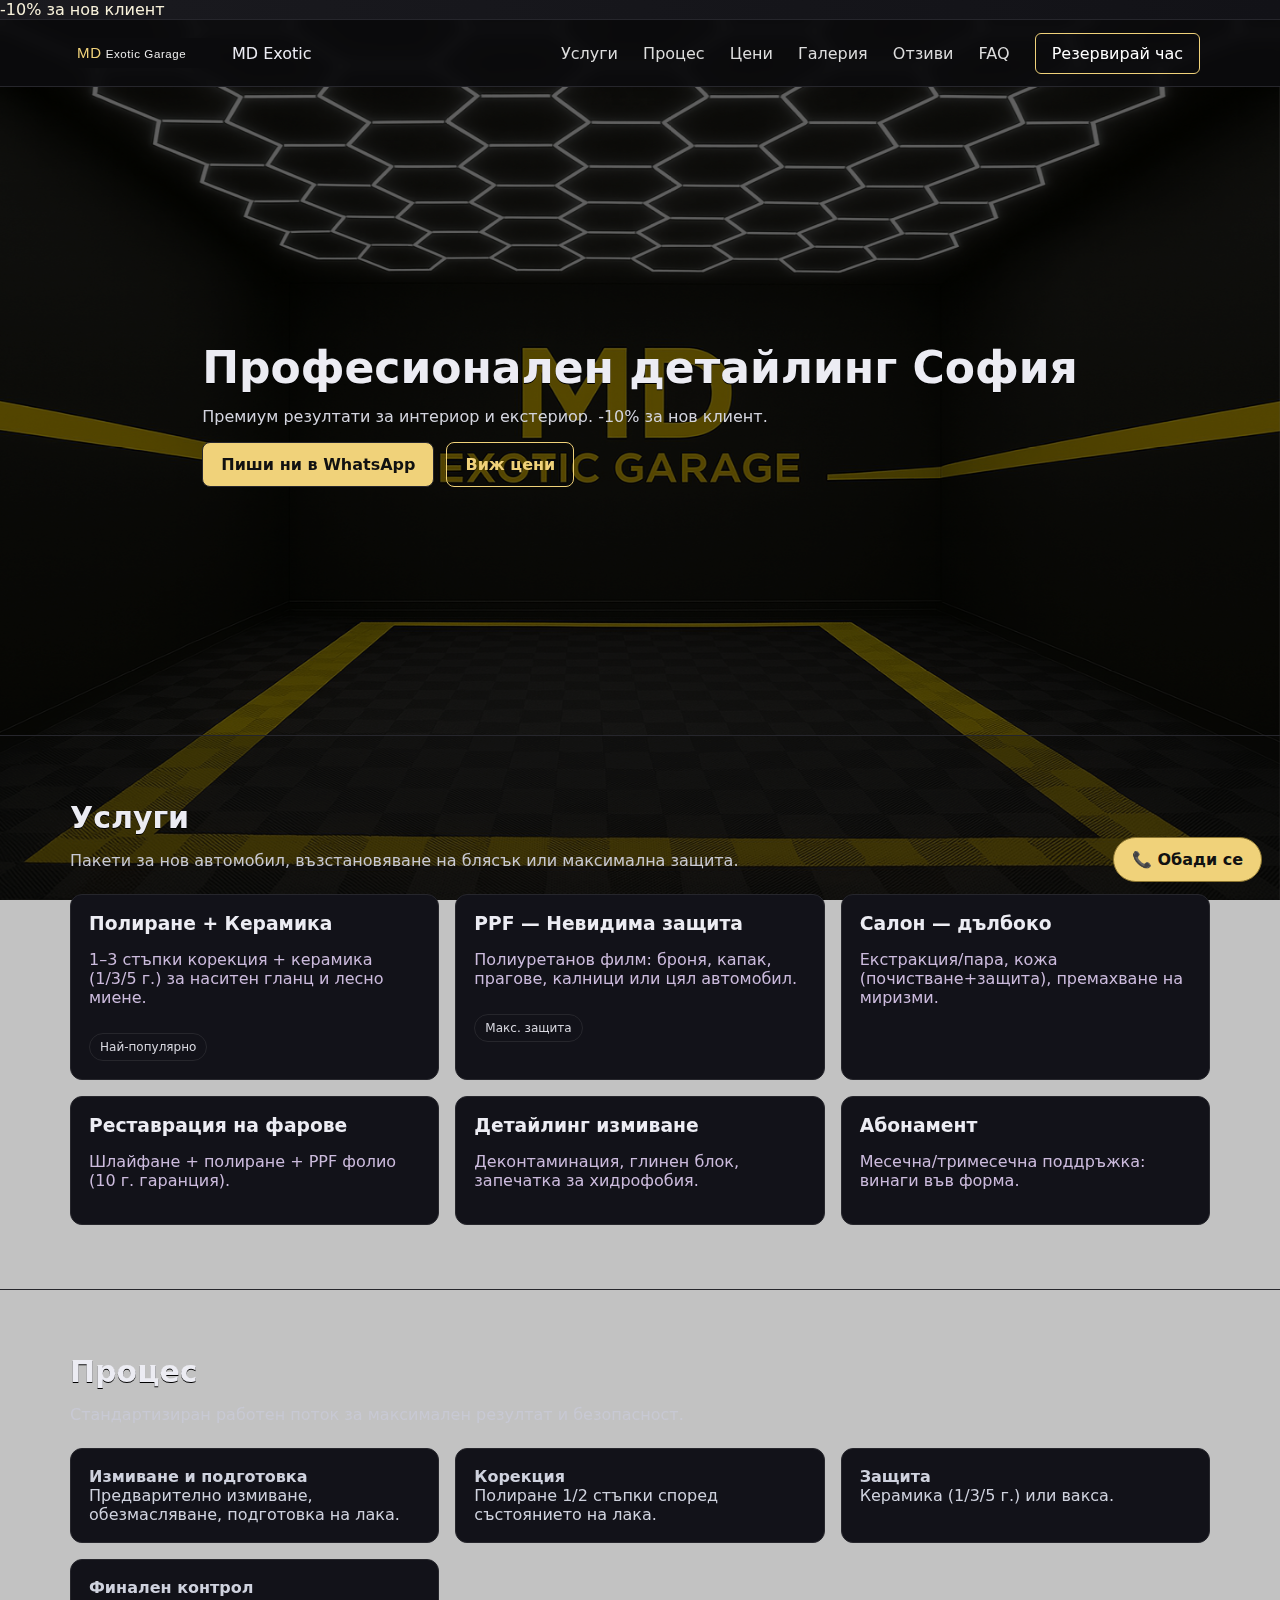
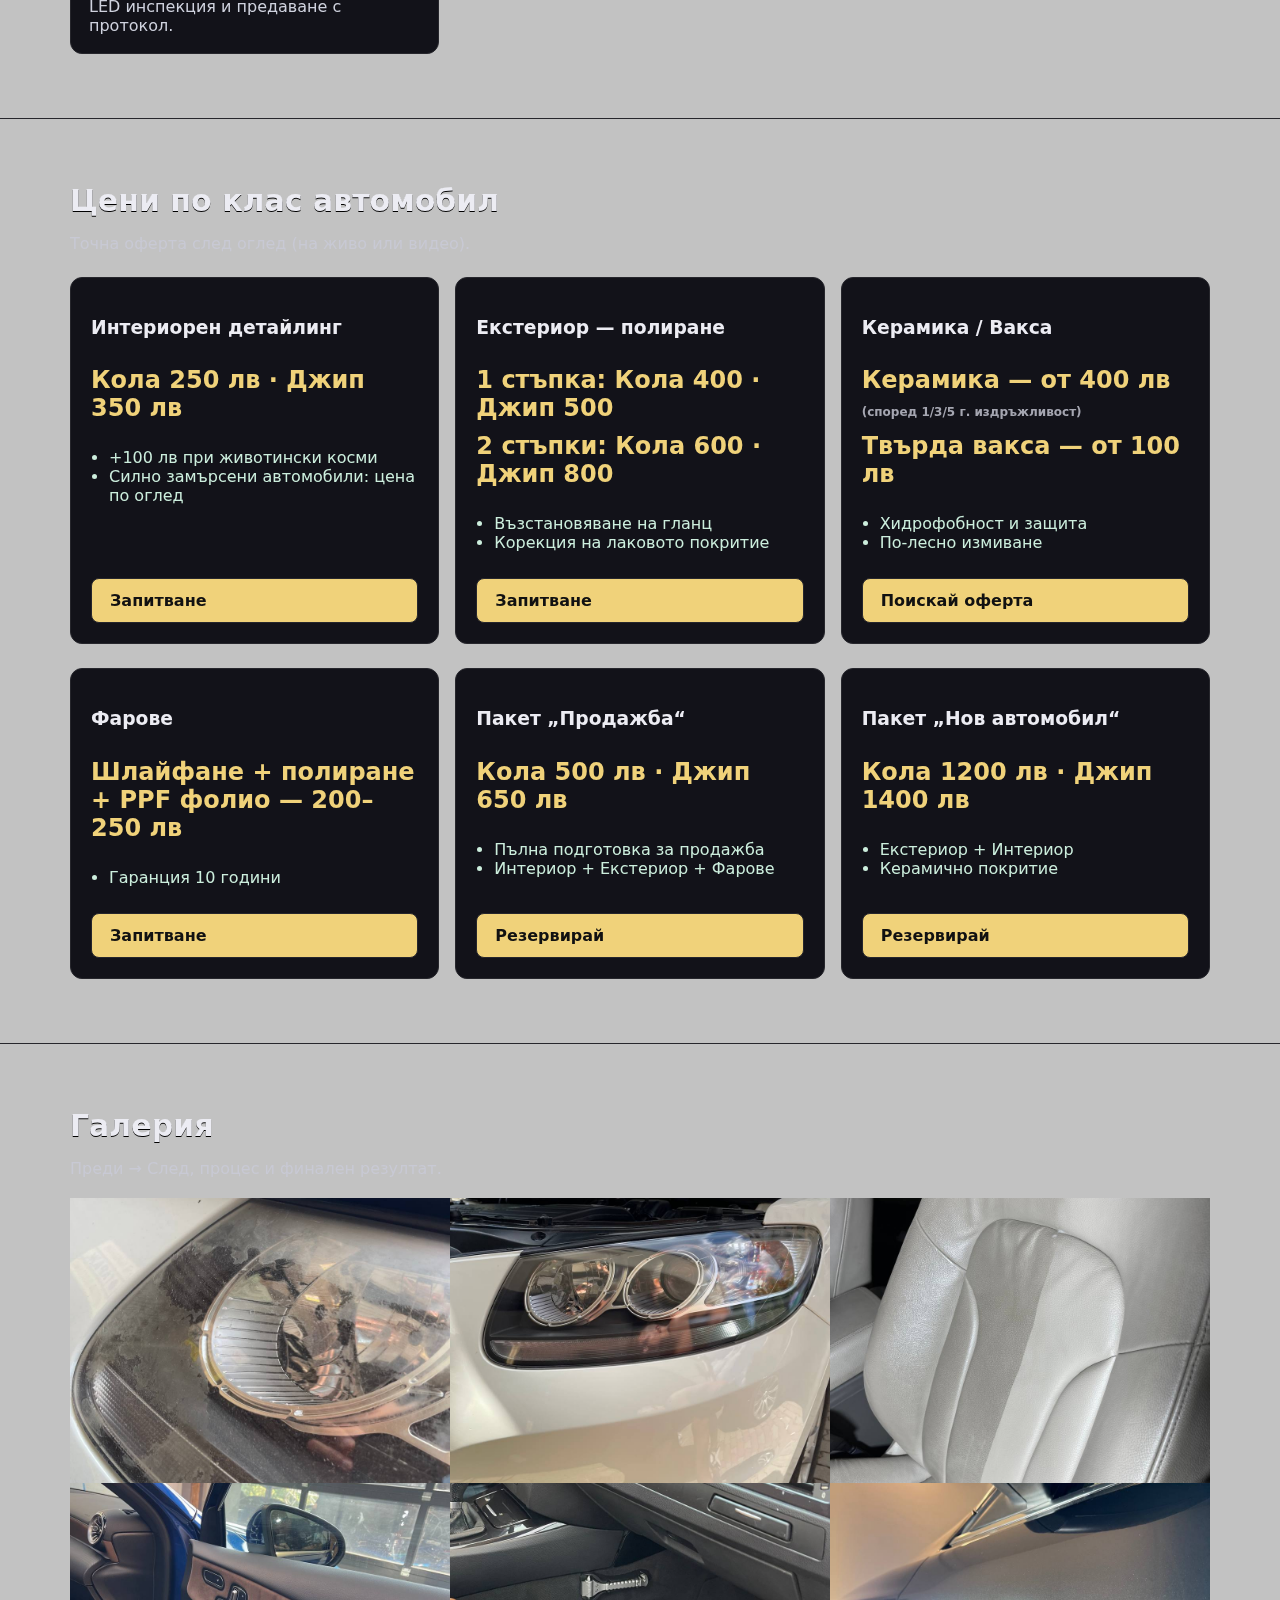
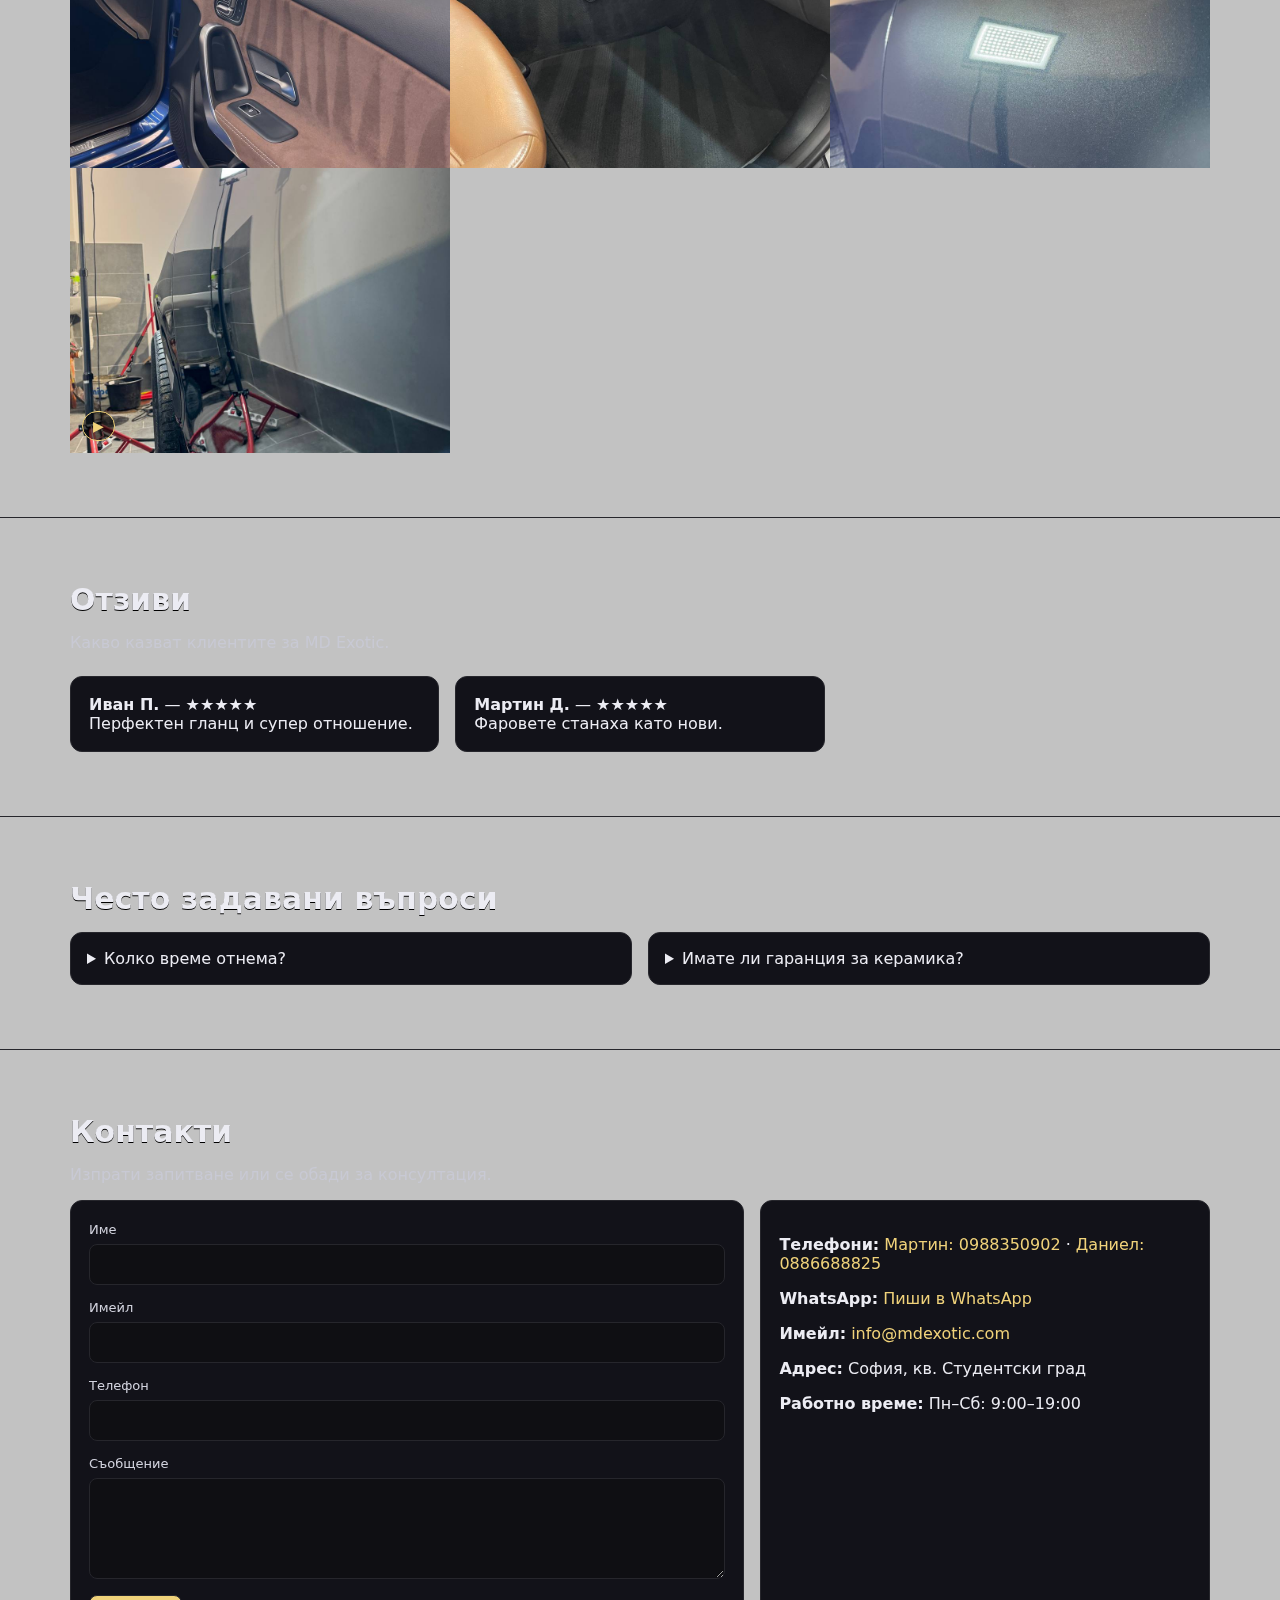
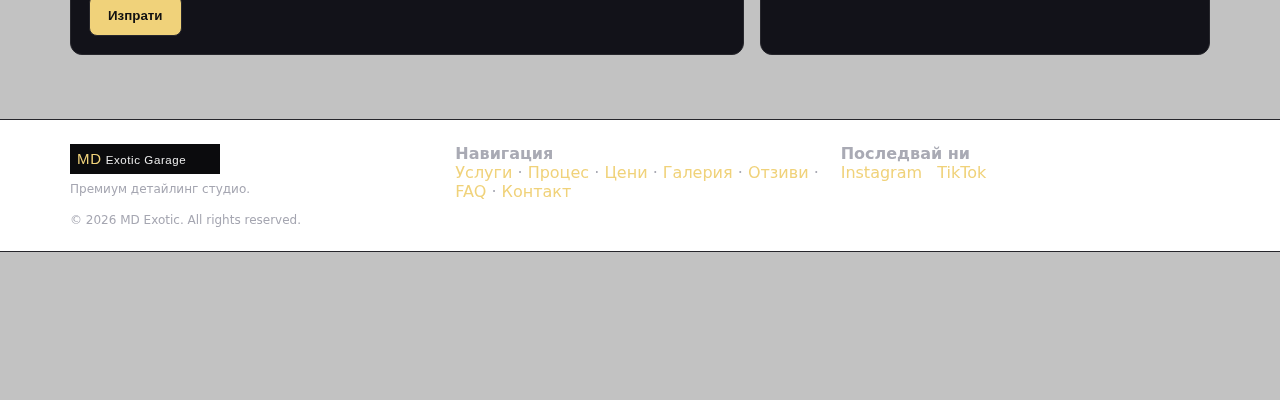
<file: index.html>
<!doctype html>
<html lang="bg">
<head>
  <meta charset="utf-8">
  <meta name="viewport" content="width=device-width, initial-scale=1">
  <title>MD Exotic — Детайлинг студио София | PPF, Керамика, Полиране</title>
  <meta name="description" content="Премиум авто детайлинг в София: полиране, корекция на лак, керамични покрития, PPF защита, салон, фарове. -10% за нов клиент.">
  <meta property="og:title" content="MD Exotic — Детайлинг студио София">
  <meta property="og:description" content="PPF, керамика, полиране, салон. -10% за нов клиент.">
  <meta property="og:type" content="website">
  <meta property="og:image" content="assets/photos/user1.jpg">
  <link rel="icon" href="assets/logo.svg">
  <link rel="stylesheet" href="styles.css">
<link rel="stylesheet" href="/styles-mobile-new.css?v=1">
</head>
<body>
  <div class="top-promo" id="promo-discount">
    <div class="inner">
      <div><span class="badge">-10% за нов клиент</span> • PPF, керамика, полиране</div>
      <a class="cta" id="top-call" href="#">📞 Обади се</a>
    </div>
  </div>

  <header>
    <div class="container nav">
      <div class="brand">
        <img src="assets/logo.svg" alt="MD Exotic лого">
        <div class="name">MD Exotic</div>
      </div>
      <nav>
        <a href="#services">Услуги</a>
        <a href="#process">Процес</a>
        <a href="#pricing">Цени</a>
        <a href="#gallery">Галерия</a>
        <a href="#reviews">Отзиви</a>
        <a href="#faq">FAQ</a>
        <a href="#contact" class="cta">Резервирай час</a>
      </nav>
    </div>
  </header>

  <section class="hero">
    <div class="container inner">
      <h1 id="hero-title">Експертен детайлинг в София — <br>блясък, защита и стойност</h1>
      <p id="hero-subtitle" id="hero-subtitle">Полиране с корекция на лак, керамични покрития (1/3/5 г.), PPF полиуретанова защита, дълбоко почистване на салон и реставрация на фарове.</p>
      <div class="cta-row">
        <a class="btn" href="https://wa.me/359988350902" target="_blank" rel="noopener">Пиши ни в WhatsApp</a>
        <a class="btn secondary" href="#pricing">Виж цени</a>
      </div>
    </div>
  </section>

  <section id="services" class="section">
    <div class="container">
      <h2>Услуги</h2>
      <p class="lead">Пакети за нов автомобил, възстановяване на блясък или максимална защита.</p>
      <div class="cards">
        <div class="card"><h3>Полиране + Керамика</h3><p>1–3 стъпки корекция + керамика (1/3/5 г.) за наситен гланц и лесно миене.</p><span class="pill">Най-популярно</span></div>
        <div class="card"><h3>PPF — Невидима защита</h3><p>Полиуретанов филм: броня, капак, прагове, калници или цял автомобил.</p><span class="pill">Макс. защита</span></div>
        <div class="card"><h3>Салон — дълбоко</h3><p>Екстракция/пара, кожа (почистване+защита), премахване на миризми.</p></div>
        <div class="card"><h3>Реставрация на фарове</h3><p>Шлайфане + полиране + PPF фолио (10 г. гаранция).</p></div>
        <div class="card"><h3>Детайлинг измиване</h3><p>Деконтаминация, глинен блок, запечатка за хидрофобия.</p></div>
        <div class="card"><h3>Абонамент</h3><p>Месечна/тримесечна поддръжка: винаги във форма.</p></div>
      </div>
    </div>
  </section>

  <section id="process" class="section">
    <div class="container">
      <h2>Процес</h2>
      <p class="lead">Стандартизиран работен поток за максимален резултат и безопасност.</p>
      <div class="steps" id="process-steps">
        <div class="step"><div class="num">01</div>Оглед, измерване на лак и план</div>
        <div class="step"><div class="num">02</div>Двустепенно измиване + деконтаминация</div>
        <div class="step"><div class="num">03</div>Маскиране на чувствителни зони</div>
        <div class="step"><div class="num">04</div>Полиране/корекция по етапи (1–3 стъпки)</div>
        <div class="step"><div class="num">05</div>Обезмасляване и нанасяне на защита (керамика/вакса/PPF)</div>
        <div class="step"><div class="num">06</div>Финален контрол, инструкции за поддръжка</div>
      </div>
    </div>
  </section>

  <section id="pricing" class="section">
    <div class="container">
      <h2>Цени по клас автомобил</h2>
      <p class="lead">Точна оферта след оглед (на живо или видео).</p>
      <div class="pricing">
        <div class="price"><h3>Интериорен детайлинг</h3><div class="num">Кола 250 лв · Джип 350 лв</div><ul><li>+100 лв при животински косми</li><li>Силно замърсени автомобили: цена по оглед</li></ul><a class="btn" href="#contact">Запитване</a></div>
        <div class="price"><h3>Екстериор — полиране</h3><div class="num">1 стъпка: Кола 400 · Джип 500</div><div class="num">2 стъпки: Кола 600 · Джип 800</div><ul><li>Възстановяване на гланц</li><li>Корекция на лаковото покритие</li></ul><a class="btn" href="#contact">Запитване</a></div>
        <div class="price"><h3>Керамика / Вакса</h3><div class="num">Керамика — от 400 лв <span class="small">(според 1/3/5 г. издръжливост)</span></div><div class="num">Твърда вакса — от 100 лв</div><ul><li>Хидрофобност и защита</li><li>По-лесно измиване</li></ul><a class="btn" href="#contact">Поискай оферта</a></div>
      </div>
      <div class="pricing">
        <div class="price"><h3>Фарове</h3><div class="num">Шлайфане + полиране + PPF фолио — 200–250 лв</div><ul><li>Гаранция 10 години</li></ul><a class="btn" href="#contact">Запитване</a></div>
        <div class="price"><h3>Пакет „Продажба“</h3><div class="num">Кола 500 лв · Джип 650 лв</div><ul><li>Пълна подготовка за продажба</li><li>Интериор + Екстериор + Фарове</li></ul><a class="btn" href="#contact">Резервирай</a></div>
        <div class="price"><h3>Пакет „Нов автомобил“</h3><div class="num">Кола 1200 лв · Джип 1400 лв</div><ul><li>Екстериор + Интериор</li><li>Керамично покритие</li></ul><a class="btn" href="#contact">Резервирай</a></div>
      </div>
    </div>
  </section>

  <section id="gallery" class="section">
    <div class="container">
      <h2>Галерия</h2>
      <p class="lead">Преди → След, процес и финален резултат.</p>
      <div class="gallery">

        <img src="assets/photos/user1.jpg" alt="Фар преди">
        <img src="assets/photos/user2.jpg" alt="Фар след">
        <img src="assets/photos/user3.jpg" alt="Седалка 50/50">
        <img src="assets/photos/user4.jpg" alt="Врата интериор">
        <img src="assets/photos/user5.jpg" alt="Мокет линии">
        <img src="assets/photos/user6.jpg" alt="Панел корекция">
        <div class="video-thumb" data-video="assets/videos/clip1.mov">
          <img src="assets/photos/user7.jpg" alt="Видео — процес">
          <div class="play-badge">▶</div>
        </div>

      </div>
    </div>
  </section>

  <section id="reviews" class="section">
    <div class="container">
      <h2>Отзиви</h2>
      <p class="lead">Какво казват клиентите за MD Exotic.</p>
      <div class="reviews" id="reviews-list">
        <div class="review"><div class="stars">★★★★★</div><p>Страхотен резултат! Черният лак стана огледало, а керамиката прави миенето лесно. Препоръчвам!</p><div class="small">— Георги П., Audi A6</div></div>
        <div class="review"><div class="stars">★★★★★</div><p>Интериорът е като нов. Седалките и мокетите бяха ужасни, сега колата ухае и изглежда перфектно.</p><div class="small">— Ивана М., BMW 3</div></div>
        <div class="review"><div class="stars">★★★★★</div><p>Шлайфане и PPF на фарове – разликата е ден и нощ. Видимостта е супер, а и с 10 г. гаранция.</p><div class="small">— Петър Д., Ford Kuga</div></div>
      </div>
    </div>
  </section>

  <section id="faq" class="section">
    <div class="container">
      <h2>Често задавани въпроси</h2>
      <div class="faq" id="faq-list">
        <div class="q"><h4>Колко издържа керамиката?</h4><p>Според избрания пакет — 1, 3 или 5 години. Консултираме спрямо начина на ползване.</p></div>
        <div class="q"><h4>PPF или керамика?</h4><p>PPF предпазва механично (удари/драскотини). Керамиката дава блясък и химическа защита. Често ги комбинираме.</p></div>
        <div class="q"><h4>Колко време отнема?</h4><p>Полиране+керамика: 1–2 дни. PPF: според обхвата. Салон: 4–8 часа.</p></div>
        <div class="q"><h4>Има ли гаранция?</h4><p>Да — гаранция за изпълнение и материали. Даваме инструкции за поддръжка.</p></div>
      </div>
    </div>
  </section>

  <section id="contact" class="section">
    <div class="container">
      <h2>Контакти</h2>
      <p class="lead">Изпрати запитване или се обади за консултация.</p>
      <div class="contact-grid">
        <div class="contact-card">
          
<form name="contact" method="POST" data-netlify="true" netlify-honeypot="bot-field" action="/thanks.html">
  <input type="hidden" name="form-name" value="contact" />
  <p style="display:none;"><label>Не попълвай:<input name="bot-field" /></label></p>
  <div class="grid">
    <label>Име <input type="text" name="name" required /></label>
    <label>Имейл <input type="email" name="email" required /></label>
    <label>Телефон <input type="tel" name="phone" required /></label>
  </div>
  <label>Съобщение <textarea name="message" rows="5" required></textarea></label>
  <button type="submit" class="btn">Изпрати</button>
</form>

        </div>
        <div class="contact-card">
          <p><strong>Телефони:</strong>
  <a><span id="phone-1"></span></a> ·
  <a><span id="phone-2"></span></a>
</p>
<p><strong>WhatsApp:</strong>
  <a id="whatsapp-link" target="_blank" rel="noopener">Пиши в WhatsApp</a>
</p>
<p><strong>Имейл:</strong>
  <a id="email-text" href="#"></a>
</p>
<p><strong>Адрес:</strong> <span id="address-text"></span></p>
<p><strong>Работно време:</strong> <span id="hours-text"></span></p>
        </div>
      </div>
    </div>
  </section>

  <footer>
    <div class="container">
      <div class="grid" style="display:grid;grid-template-columns:1fr 1fr 1fr;gap:16px">
        <div><img src="assets/logo.svg" alt="MD Exotic" style="height:30px"><br><span class="small">Премиум детайлинг студио.</span></div>
        <div><strong>Навигация</strong><br><a href="#services">Услуги</a> · <a href="#process">Процес</a> · <a href="#pricing">Цени</a> · <a href="#gallery">Галерия</a> · <a href="#reviews">Отзиви</a> · <a href="#faq">FAQ</a> · <a href="#contact">Контакт</a></div>
        <div class="social"><strong>Последвай ни</strong><br><a href="https://www.instagram.com/m.tsvetanovv/" target="_blank" rel="noopener" aria-label="Instagram">Instagram</a> <a href="https://tiktok.com/@m_tsvetanov" target="_blank" rel="noopener" aria-label="TikTok">TikTok</a></div>
      </div>
      <div style="margin-top:12px" class="small">© <span id="year"></span> MD Exotic. All rights reserved.</div>
    </div>
  </footer>

 <a class="floating-call" id="float-call" href="#">📞 Обади се</a>


  <script src="script.js"></script>
  <script>document.getElementById('year').textContent = new Date().getFullYear();</script>
  <script src="/cms-apply.js?v=7"></script>
<script>
(function(){
  const form = document.querySelector('form[name="contact"]');
  if(!form) return;
  function encode(data){ return Object.keys(data).map(k=>encodeURIComponent(k)+'='+encodeURIComponent(data[k])).join('&'); }
  form.addEventListener('submit', function(e){
    if (form.getAttribute('data-netlify') !== 'true') return;
    e.preventDefault();
    const data = Object.fromEntries(new FormData(form).entries());
    data['form-name'] = 'contact';
    fetch('/', { method:'POST', headers:{'Content-Type':'application/x-www-form-urlencoded'}, body: encode(data) })
      .then(()=> window.location='/thanks.html')
      .catch(err => alert('Грешка при изпращане: '+err));
  });
})();
</script>

<section class="section"><div class="gallery"></div></section>
</body>
</html>
</file>
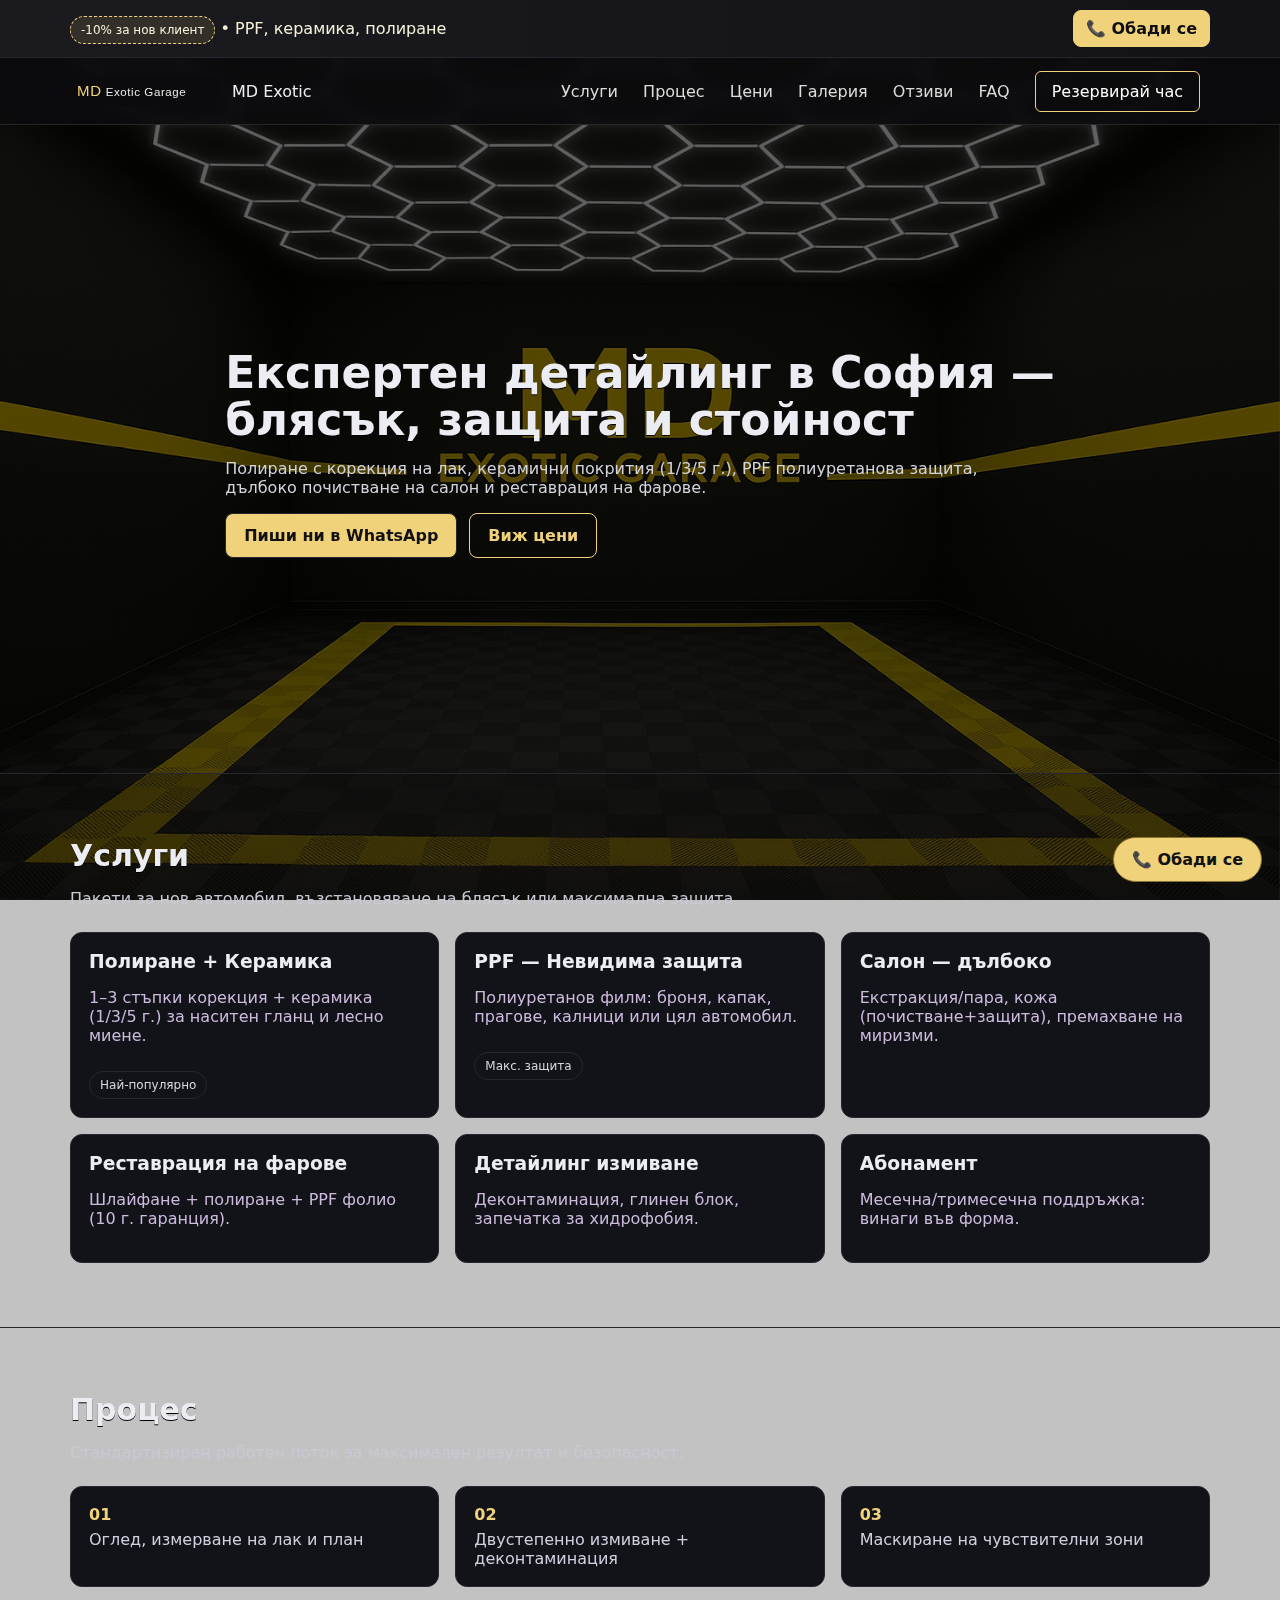
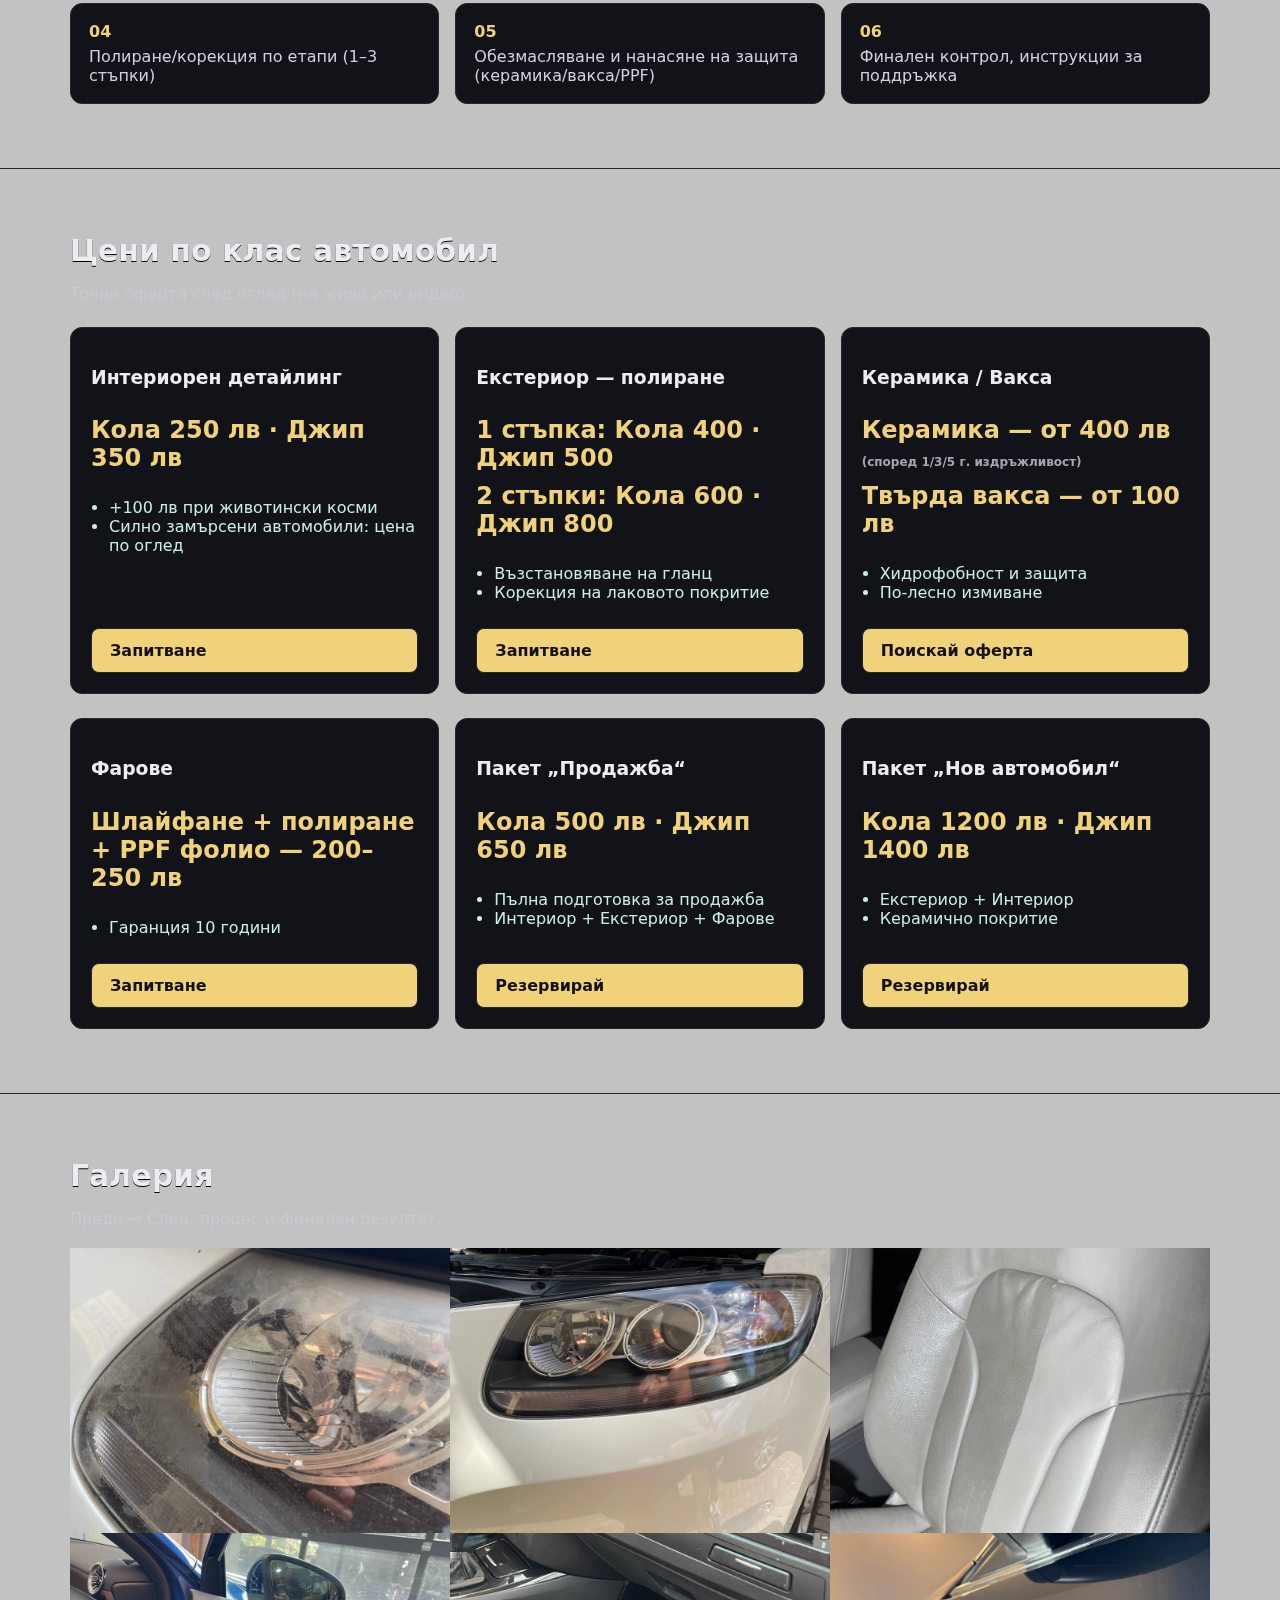
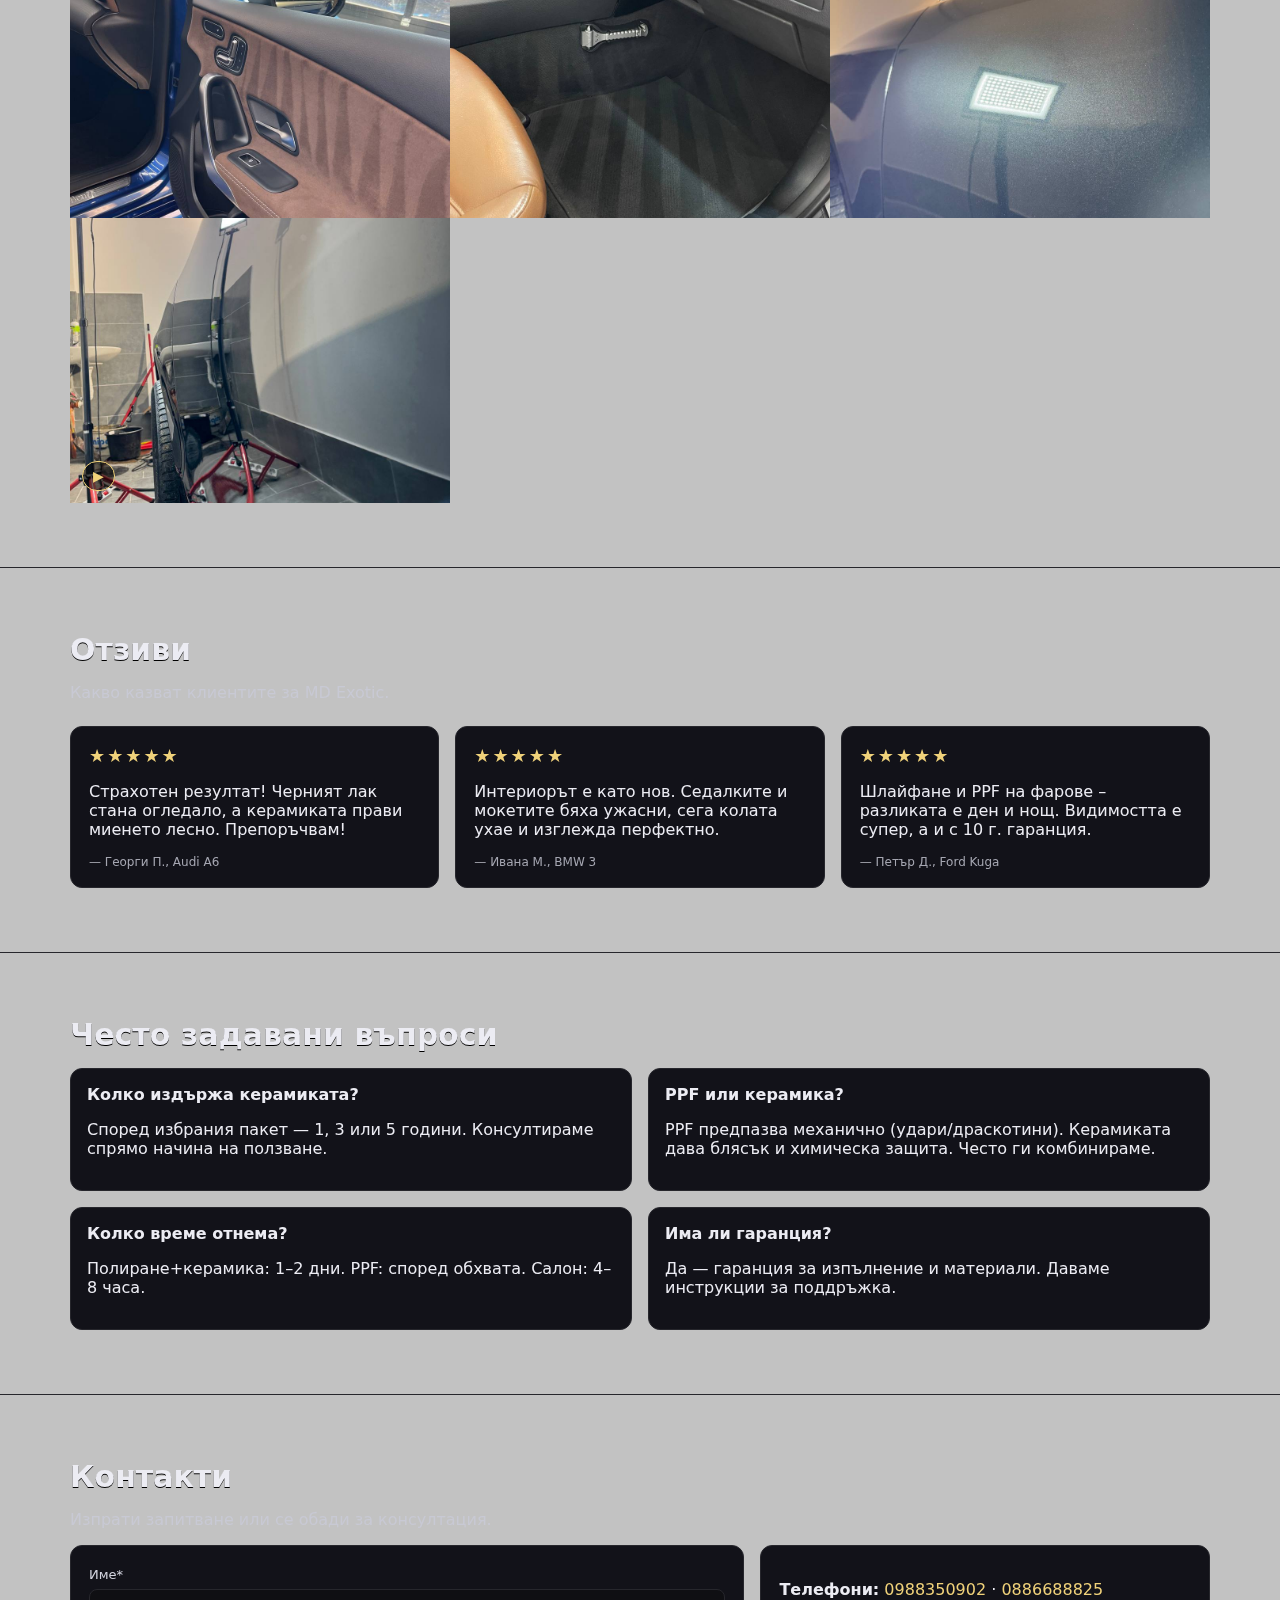
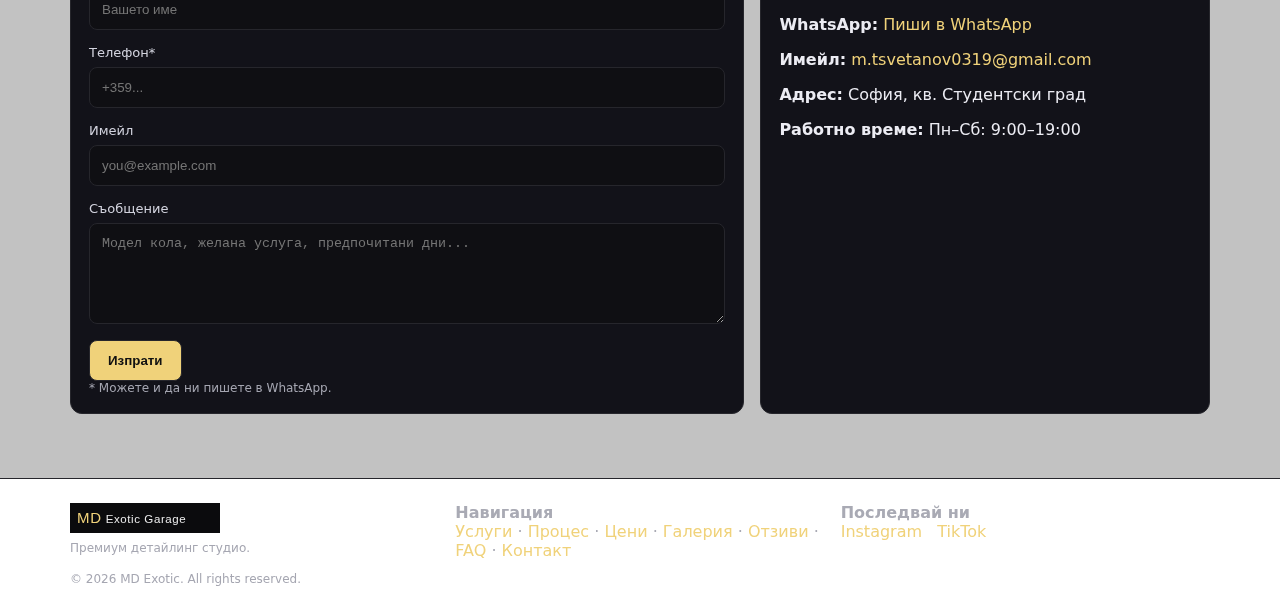
<file: MD.exotic-main_FIXED/index.html>
<!doctype html>
<html lang="bg">
<head>
  <meta charset="utf-8">
  <meta name="viewport" content="width=device-width, initial-scale=1">
  <title>MD Exotic — Детайлинг студио София | PPF, Керамика, Полиране</title>
  <meta name="description" content="Премиум авто детайлинг в София: полиране, корекция на лак, керамични покрития, PPF защита, салон, фарове. -10% за нов клиент.">
  <meta property="og:title" content="MD Exotic — Детайлинг студио София">
  <meta property="og:description" content="PPF, керамика, полиране, салон. -10% за нов клиент.">
  <meta property="og:type" content="website">
  <meta property="og:image" content="assets/photos/user1.jpg">
  <link rel="icon" href="assets/logo.svg">
  <link rel="stylesheet" href="styles.css">
</head>
<body>
  <div class="top-promo">
    <div class="inner">
      <div><span class="badge">-10% за нов клиент</span> • PPF, керамика, полиране</div>
      <a class="cta" href="tel:+359988350902">📞 Обади се</a>
    </div>
  </div>

  <header>
    <div class="container nav">
      <div class="brand">
        <img src="assets/logo.svg" alt="MD Exotic лого">
        <div class="name">MD Exotic</div>
      </div>
      <nav>
        <a href="#services">Услуги</a>
        <a href="#process">Процес</a>
        <a href="#pricing">Цени</a>
        <a href="#gallery">Галерия</a>
        <a href="#reviews">Отзиви</a>
        <a href="#faq">FAQ</a>
        <a href="#contact" class="cta">Резервирай час</a>
      </nav>
    </div>
  </header>

  <section class="hero">
    <div class="container inner">
      <h1>Експертен детайлинг в София — <br>блясък, защита и стойност</h1>
      <p>Полиране с корекция на лак, керамични покрития (1/3/5 г.), PPF полиуретанова защита, дълбоко почистване на салон и реставрация на фарове.</p>
      <div class="cta-row">
        <a class="btn" href="https://wa.me/359988350902" target="_blank" rel="noopener">Пиши ни в WhatsApp</a>
        <a class="btn secondary" href="#pricing">Виж цени</a>
      </div>
    </div>
  </section>

  <section id="services" class="section">
    <div class="container">
      <h2>Услуги</h2>
      <p class="lead">Пакети за нов автомобил, възстановяване на блясък или максимална защита.</p>
      <div class="cards">
        <div class="card"><h3>Полиране + Керамика</h3><p>1–3 стъпки корекция + керамика (1/3/5 г.) за наситен гланц и лесно миене.</p><span class="pill">Най-популярно</span></div>
        <div class="card"><h3>PPF — Невидима защита</h3><p>Полиуретанов филм: броня, капак, прагове, калници или цял автомобил.</p><span class="pill">Макс. защита</span></div>
        <div class="card"><h3>Салон — дълбоко</h3><p>Екстракция/пара, кожа (почистване+защита), премахване на миризми.</p></div>
        <div class="card"><h3>Реставрация на фарове</h3><p>Шлайфане + полиране + PPF фолио (10 г. гаранция).</p></div>
        <div class="card"><h3>Детайлинг измиване</h3><p>Деконтаминация, глинен блок, запечатка за хидрофобия.</p></div>
        <div class="card"><h3>Абонамент</h3><p>Месечна/тримесечна поддръжка: винаги във форма.</p></div>
      </div>
    </div>
  </section>

  <section id="process" class="section">
    <div class="container">
      <h2>Процес</h2>
      <p class="lead">Стандартизиран работен поток за максимален резултат и безопасност.</p>
      <div class="steps">
        <div class="step"><div class="num">01</div>Оглед, измерване на лак и план</div>
        <div class="step"><div class="num">02</div>Двустепенно измиване + деконтаминация</div>
        <div class="step"><div class="num">03</div>Маскиране на чувствителни зони</div>
        <div class="step"><div class="num">04</div>Полиране/корекция по етапи (1–3 стъпки)</div>
        <div class="step"><div class="num">05</div>Обезмасляване и нанасяне на защита (керамика/вакса/PPF)</div>
        <div class="step"><div class="num">06</div>Финален контрол, инструкции за поддръжка</div>
      </div>
    </div>
  </section>

  <section id="pricing" class="section">
    <div class="container">
      <h2>Цени по клас автомобил</h2>
      <p class="lead">Точна оферта след оглед (на живо или видео).</p>
      <div class="pricing">
        <div class="price"><h3>Интериорен детайлинг</h3><div class="num">Кола 250 лв · Джип 350 лв</div><ul><li>+100 лв при животински косми</li><li>Силно замърсени автомобили: цена по оглед</li></ul><a class="btn" href="#contact">Запитване</a></div>
        <div class="price"><h3>Екстериор — полиране</h3><div class="num">1 стъпка: Кола 400 · Джип 500</div><div class="num">2 стъпки: Кола 600 · Джип 800</div><ul><li>Възстановяване на гланц</li><li>Корекция на лаковото покритие</li></ul><a class="btn" href="#contact">Запитване</a></div>
        <div class="price"><h3>Керамика / Вакса</h3><div class="num">Керамика — от 400 лв <span class="small">(според 1/3/5 г. издръжливост)</span></div><div class="num">Твърда вакса — от 100 лв</div><ul><li>Хидрофобност и защита</li><li>По-лесно измиване</li></ul><a class="btn" href="#contact">Поискай оферта</a></div>
      </div>
      <div class="pricing">
        <div class="price"><h3>Фарове</h3><div class="num">Шлайфане + полиране + PPF фолио — 200–250 лв</div><ul><li>Гаранция 10 години</li></ul><a class="btn" href="#contact">Запитване</a></div>
        <div class="price"><h3>Пакет „Продажба“</h3><div class="num">Кола 500 лв · Джип 650 лв</div><ul><li>Пълна подготовка за продажба</li><li>Интериор + Екстериор + Фарове</li></ul><a class="btn" href="#contact">Резервирай</a></div>
        <div class="price"><h3>Пакет „Нов автомобил“</h3><div class="num">Кола 1200 лв · Джип 1400 лв</div><ul><li>Екстериор + Интериор</li><li>Керамично покритие</li></ul><a class="btn" href="#contact">Резервирай</a></div>
      </div>
    </div>
  </section>

  <section id="gallery" class="section">
    <div class="container">
      <h2>Галерия</h2>
      <p class="lead">Преди → След, процес и финален резултат.</p>
      <div class="gallery">

        <img src="assets/photos/user1.jpg" alt="Фар преди">
        <img src="assets/photos/user2.jpg" alt="Фар след">
        <img src="assets/photos/user3.jpg" alt="Седалка 50/50">
        <img src="assets/photos/user4.jpg" alt="Врата интериор">
        <img src="assets/photos/user5.jpg" alt="Мокет линии">
        <img src="assets/photos/user6.jpg" alt="Панел корекция">
        <div class="video-thumb" data-video="assets/videos/clip1.mov">
          <img src="assets/photos/user7.jpg" alt="Видео — процес">
          <div class="play-badge">▶</div>
        </div>

      </div>
    </div>
  </section>

  <section id="reviews" class="section">
    <div class="container">
      <h2>Отзиви</h2>
      <p class="lead">Какво казват клиентите за MD Exotic.</p>
      <div class="reviews">
        <div class="review"><div class="stars">★★★★★</div><p>Страхотен резултат! Черният лак стана огледало, а керамиката прави миенето лесно. Препоръчвам!</p><div class="small">— Георги П., Audi A6</div></div>
        <div class="review"><div class="stars">★★★★★</div><p>Интериорът е като нов. Седалките и мокетите бяха ужасни, сега колата ухае и изглежда перфектно.</p><div class="small">— Ивана М., BMW 3</div></div>
        <div class="review"><div class="stars">★★★★★</div><p>Шлайфане и PPF на фарове – разликата е ден и нощ. Видимостта е супер, а и с 10 г. гаранция.</p><div class="small">— Петър Д., Ford Kuga</div></div>
      </div>
    </div>
  </section>

  <section id="faq" class="section">
    <div class="container">
      <h2>Често задавани въпроси</h2>
      <div class="faq">
        <div class="q"><h4>Колко издържа керамиката?</h4><p>Според избрания пакет — 1, 3 или 5 години. Консултираме спрямо начина на ползване.</p></div>
        <div class="q"><h4>PPF или керамика?</h4><p>PPF предпазва механично (удари/драскотини). Керамиката дава блясък и химическа защита. Често ги комбинираме.</p></div>
        <div class="q"><h4>Колко време отнема?</h4><p>Полиране+керамика: 1–2 дни. PPF: според обхвата. Салон: 4–8 часа.</p></div>
        <div class="q"><h4>Има ли гаранция?</h4><p>Да — гаранция за изпълнение и материали. Даваме инструкции за поддръжка.</p></div>
      </div>
    </div>
  </section>

  <section id="contact" class="section">
    <div class="container">
      <h2>Контакти</h2>
      <p class="lead">Изпрати запитване или се обади за консултация.</p>
      <div class="contact-grid">
        <div class="contact-card">
          <form id="contact-form" action="https://formspree.io/f/your-id" method="POST">
            <label>Име*<br><input name="name" placeholder="Вашето име"></label>
            <label>Телефон*<br><input name="phone" placeholder="+359..."></label>
            <label>Имейл<br><input type="email" name="email" placeholder="you@example.com"></label>
            <label>Съобщение<br><textarea name="message" rows="5" placeholder="Модел кола, желана услуга, предпочитани дни..."></textarea></label>
            <button class="btn" type="submit">Изпрати</button>
            <div class="small">* Можете и да ни пишете в WhatsApp.</div>
          </form>
        </div>
        <div class="contact-card">
          <p><strong>Телефони:</strong> <a href="tel:+359988350902">0988350902</a> · <a href="tel:+359886688825">0886688825</a></p>
          <p><strong>WhatsApp:</strong> <a href="https://wa.me/359988350902" target="_blank" rel="noopener">Пиши в WhatsApp</a></p>
          <p><strong>Имейл:</strong> <a href="mailto:m.tsvetanov0319@gmail.com">m.tsvetanov0319@gmail.com</a></p>
          <p><strong>Адрес:</strong> София, кв. Студентски град</p>
          <p><strong>Работно време:</strong> Пн–Сб: 9:00–19:00</p>
        </div>
      </div>
    </div>
  </section>

  <footer>
    <div class="container">
      <div class="grid" style="display:grid;grid-template-columns:1fr 1fr 1fr;gap:16px">
        <div><img src="assets/logo.svg" alt="MD Exotic" style="height:30px"><br><span class="small">Премиум детайлинг студио.</span></div>
        <div><strong>Навигация</strong><br><a href="#services">Услуги</a> · <a href="#process">Процес</a> · <a href="#pricing">Цени</a> · <a href="#gallery">Галерия</a> · <a href="#reviews">Отзиви</a> · <a href="#faq">FAQ</a> · <a href="#contact">Контакт</a></div>
        <div class="social"><strong>Последвай ни</strong><br><a href="https://www.instagram.com/m.tsvetanovv/" target="_blank" rel="noopener" aria-label="Instagram">Instagram</a> <a href="https://tiktok.com/@m_tsvetanov" target="_blank" rel="noopener" aria-label="TikTok">TikTok</a></div>
      </div>
      <div style="margin-top:12px" class="small">© <span id="year"></span> MD Exotic. All rights reserved.</div>
    </div>
  </footer>

  <a class="floating-call" href="tel:+359988350902">📞 Обади се</a>

  <script src="script.js"></script>
  <script>document.getElementById('year').textContent = new Date().getFullYear();</script>
  <script src="/cms-apply.js"></script>
</body>
</html>
</file>
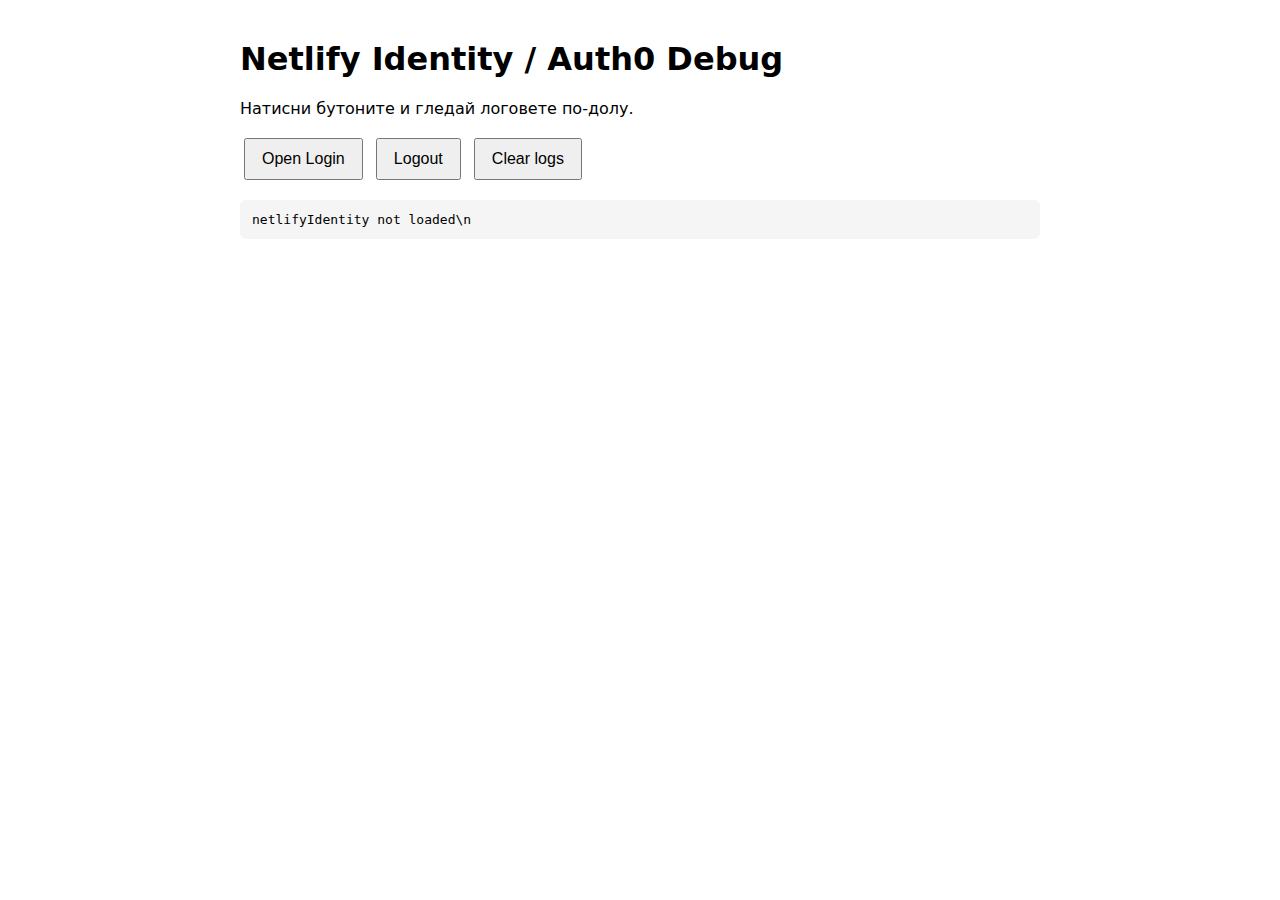
<file: identity-test.html>
<!doctype html>
<html>
  <head>
    <meta charset="utf-8">
    <title>Identity Debug</title>
    <meta name="viewport" content="width=device-width, initial-scale=1">
    <style>
      body { font-family: system-ui, -apple-system, Segoe UI, Roboto, Arial, sans-serif; max-width: 800px; margin: 40px auto; padding: 0 16px; }
      pre { background: #f5f5f5; padding: 12px; border-radius: 6px; overflow: auto; }
      button { padding: 10px 16px; font-size: 16px; margin: 4px; }
    </style>
    <script src="https://identity.netlify.com/v1/netlify-identity-widget.js"></script>
  </head>
  <body>
    <h1>Netlify Identity / Auth0 Debug</h1>
    <p>Натисни бутоните и гледай логовете по-долу.</p>
    <p>
      <button id="btn-open">Open Login</button>
      <button id="btn-logout">Logout</button>
      <button id="btn-clear">Clear logs</button>
    </p>
    <pre id="log"></pre>
    <script>
      const el = document.getElementById('log');
      const log = (...args) => {
        el.textContent += args.map(a => typeof a==='string'?a:JSON.stringify(a,null,2)).join(' ') + '\\n';
        el.scrollTop = el.scrollHeight;
        console.log(...args);
      };
      const ni = window.netlifyIdentity;
      if (!ni) { log('netlifyIdentity not loaded'); }

      ni && ni.on('init', (user) => log('init', user));
      ni && ni.on('login', (user) => log('login', user));
      ni && ni.on('logout', () => log('logout'));
      ni && ni.on('error', (err) => log('error', err && (err.message || err)));
      ni && ni.on('open', () => log('widget open'));
      ni && ni.on('close', () => log('widget close'));

      ni && ni.init();

      document.getElementById('btn-open').onclick = () => { ni && ni.open('login'); };
      document.getElementById('btn-logout').onclick = () => { ni && ni.logout(); };
      document.getElementById('btn-clear').onclick = () => { el.textContent=''; };
    </script>
  </body>
</html>
</file>
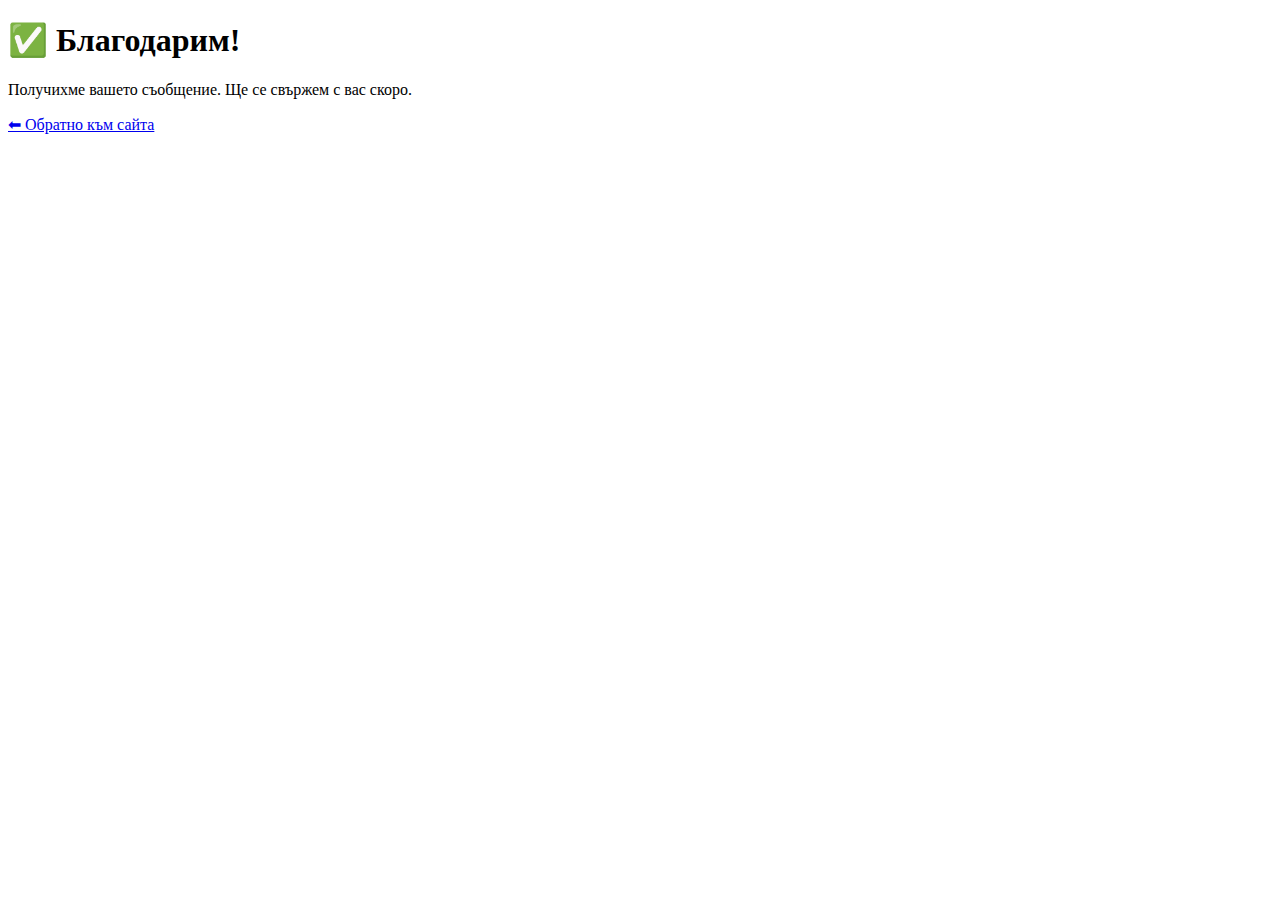
<file: thanks.html>
<!doctype html>
<html lang="bg">
<head><meta charset="utf-8"><meta name="viewport" content="width=device-width, initial-scale=1">
<title>Благодарим!</title></head>
<body>
  <h1>✅ Благодарим!</h1>
  <p>Получихме вашето съобщение. Ще се свържем с вас скоро.</p>
  <p><a href="/">⬅ Обратно към сайта</a></p>
</body>
</html>
</file>
<file: styles.css>
:root{--bg:#0b0b0d;--fg:#ececf3;--muted:#b7b8c4;--gold:#f0d27a;--line:#26262c;--card:#121219}
*{box-sizing:border-box}
html,body{margin:0;padding:0;color:var(--fg);font-family:Inter,system-ui,-apple-system,Segoe UI,Roboto,Helvetica,Arial,sans-serif;scroll-behavior:smooth}
a{color:var(--gold);text-decoration:none}
body::before{content:"";position:fixed;inset:0;z-index:-2;background:url('assets/garage-bg.png') center/cover no-repeat fixed}
body::after{content:"";position:fixed;inset:0;z-index:-1;background:rgba(0,0,0,.62)}
.top-promo{background:linear-gradient(90deg,#1a1a1f,#121217);border-bottom:1px solid var(--line);color:#f7f1da}
.top-promo .inner{max-width:1180px;margin:0 auto;padding:10px 20px;display:flex;gap:12px;align-items:center;justify-content:space-between}
.top-promo .badge{background:rgba(240,210,122,.12);border:1px dashed var(--gold);padding:6px 10px;border-radius:999px;font-size:12px}
.top-promo .cta{padding:8px 12px;border:1px solid var(--gold);border-radius:8px;color:#0e0e11;background:var(--gold);font-weight:700}
header{position:sticky;top:0;z-index:40;background:rgba(11,11,13,0.90);backdrop-filter:blur(6px);border-bottom:1px solid var(--line)}
.container{max-width:1180px;margin:0 auto;padding:0 20px}
.nav{display:flex;align-items:center;justify-content:space-between;height:66px}
.brand{display:flex;align-items:center;gap:12px}
.brand img{height:30px}
.nav a{margin:0 10px;color:#ddd}
.nav .cta{padding:10px 16px;border:1px solid var(--gold);border-radius:6px;color:#fff;background:#0000}
.hamburger{display:none}
.hero{min-height:72vh;display:flex;align-items:center}
.hero .inner{padding:78px 0}
h1{font-size:44px;line-height:1.05;margin:10px 0 12px;text-shadow:0 1px 0 #000}
.hero p{max-width:760px;color:#d3d4de}
.cta-row{display:flex;gap:12px;margin-top:14px}
.btn{padding:12px 18px;border-radius:8px;border:1px solid var(--line);background:var(--gold);color:#111;font-weight:700}
.btn.secondary{background:transparent;color:var(--gold);border-color:var(--gold)}
.section{padding:64px 0;border-top:1px solid var(--line);background:rgba(10,10,12,.25)}
.section h2{font-size:30px;margin:0 0 8px;text-shadow:0 1px 0 #000}
.section p.lead{color:#c8c9d4;max-width:860px}
.cards{display:grid;grid-template-columns:repeat(3,1fr);gap:16px;margin-top:24px}
.card{background:var(--card);border:1px solid var(--line);border-radius:12px;padding:18px}
.card h3{margin:0 0 6px}
.card p{color:#cbd}
.card .pill{display:inline-block;border:1px solid var(--line);padding:6px 10px;border-radius:999px;color:#d7d7df;font-size:12px;margin-top:10px}
.pricing{display:grid;grid-template-columns:repeat(3,1fr);gap:16px;margin-top:24px}
.price{background:var(--card);border:1px solid var(--line);border-radius:12px;padding:20px;display:flex;flex-direction:column;gap:10px}
.price .num{font-size:24px;color:var(--gold);font-weight:800}
.price ul{padding-left:18px;color:#ced}
.price .btn{margin-top:auto}
/* Gallery: strict grid, no gaps */
.gallery{display:grid;grid-template-columns:repeat(3,1fr);gap:0;margin-top:20px}
.gallery > *{display:block;width:100%;aspect-ratio:4/3;overflow:hidden}
.gallery img{width:100%;height:100%;object-fit:cover;display:block;margin:0;padding:0;border:0;border-radius:0}
.video-thumb{position:relative;cursor:pointer}
.play-badge{position:absolute;left:12px;bottom:12px;background:rgba(0,0,0,.55);border:1px solid var(--gold);color:var(--gold);font-weight:800;border-radius:999px;padding:6px 10px;font-size:14px}
.steps{display:grid;grid-template-columns:repeat(3,1fr);gap:16px;margin-top:24px}
.step{background:var(--card);border:1px solid var(--line);border-radius:12px;padding:18px;color:#cfd2de;min-height:88px}
.step .num{font-weight:800;color:#f0d27a;margin-bottom:6px}
.reviews{display:grid;grid-template-columns:repeat(3,1fr);gap:16px;margin-top:24px}
.review{background:var(--card);border:1px solid var(--line);border-radius:12px;padding:18px}
.stars{color:var(--gold);letter-spacing:2px;font-size:18px;margin-bottom:8px}
.faq{display:grid;grid-template-columns:1fr 1fr;gap:16px;margin-top:16px}
.faq .q{background:var(--card);border:1px solid var(--line);border-radius:12px;padding:16px}
.faq .q h4{margin:0 0 6px}
.contact-grid{display:grid;grid-template-columns:1.2fr .8fr;gap:16px;margin-top:16px}
.contact-card{background:var(--card);border:1px solid var(--line);border-radius:12px;padding:18px}
input,textarea{width:100%;background:#0f0f13;border:1px solid var(--line);border-radius:8px;padding:12px;color:#eaeaf2;margin:6px 0 12px}
label{font-size:13px;color:#d2d3de}
.small{font-size:12px;color:#a5a6b1}
footer{border-top:1px solid var(--line);padding:24px 0;color:#a9aab4}
footer .grid{display:grid;grid-template-columns:1fr 1fr 1fr;gap:16px}
footer .social a{margin-right:10px}
.floating-call{position:fixed;bottom:18px;right:18px;background:var(--gold);color:#111;border-radius:999px;padding:12px 18px;border:1px solid #8a7431;font-weight:800;z-index:100}
.lightbox{position:fixed;inset:0;background:rgba(0,0,0,.86);z-index:9999;display:flex;align-items:center;justify-content:center;padding:20px}
.lightbox img, .lightbox video{max-width:100%;max-height:85vh;border:1px solid #333;border-radius:10px}
@media (max-width: 980px){
  .cards,.pricing,.steps,.reviews,.faq{grid-template-columns:1fr 1fr}
  .contact-grid{grid-template-columns:1fr}
  footer .grid{grid-template-columns:1fr}
  .gallery{grid-template-columns:1fr 1fr}
}
@media (max-width: 768px){
  .nav>nav a{display:none}
  .nav .cta{display:none}
  .hamburger{display:block;margin-left:10px;padding:6px 10px;border:1px solid var(--line);background:transparent;color:#fff;border-radius:8px;font-size:20px}
  h1{font-size:30px}
  .hero .inner{padding:56px 0}
  .cta-row{flex-direction:column;align-items:flex-start}
  .cta-row .btn{width:100%}
}
@media (max-width: 480px){
  h1{font-size:26px}
  .gallery{grid-template-columns:1fr}
}
</file>
<file: styles-mobile-new.css>
/* MD Exotic — Mobile overrides (load AFTER styles.css) */

/* 1) Fix background image on mobile (iOS dislikes 'fixed') */
@media (max-width: 768px){
  body::before{
    background-attachment: scroll !important; /* override 'fixed' */
    background-position: center center;
    background-size: cover;
  }
  /* Lighten the dark overlay a bit so the bg is visible */
  body::after{
    background: rgba(0,0,0,.45);
  }
}

/* 2) Hero section: ensure height & spacing on phones */
@media (max-width: 768px){
  .hero{
    min-height: 56vh;
    display: grid;
    place-items: center;
    text-align: center;
    padding: 48px 16px;
  }
  .hero .inner{ padding: 32px 0; }
  h1{ font-size: 30px; line-height: 1.2; }
  .hero p{ font-size: 16px; }
}

/* 3) Top promo: prevent overflow and allow wrapping */
@media (max-width: 768px){
  .top-promo .inner{
    flex-wrap: wrap;
    row-gap: 8px;
  }
}

/* 4) Buttons: easier to tap on mobile */
@media (max-width: 768px){
  .btn, .nav .cta, .cta, button{
    padding: 12px 16px;
    font-size: 16px;
  }
  .cta-row{ flex-direction: column; align-items: stretch; }
  .cta-row .btn{ width: 100%; }
}

/* 5) Gallery: tighten gaps and keep images clean on mobile */
@media (max-width: 768px){
  .gallery{ gap: 4px; }
  .gallery > *{ aspect-ratio: 4/3; }
}

/* 6) Cards (services/process/reviews/faq): ensure single-column on small screens */
@media (max-width: 768px){
  .cards, .pricing, .steps, .reviews, .faq{
    grid-template-columns: 1fr;
    gap: 12px;
  }
}

/* 7) Contact grid: stack on mobile */
@media (max-width: 980px){
  .contact-grid{ grid-template-columns: 1fr; }
}

/* 8) Sticky mobile call bar (optional – uncomment to use)
@media (max-width: 768px){
  .mobile-call-bar{
    position: fixed; left:0; right:0; bottom:0;
    background: var(--gold); color:#111;
    padding: 12px 16px; text-align:center;
    font-weight: 700; z-index: 50;
    box-shadow: 0 -4px 18px rgba(0,0,0,.25);
  }
  body{ padding-bottom: 56px; }
}
*/
</file>
<file: MD.exotic-main_FIXED/styles.css>
:root{--bg:#0b0b0d;--fg:#ececf3;--muted:#b7b8c4;--gold:#f0d27a;--line:#26262c;--card:#121219}
*{box-sizing:border-box}
html,body{margin:0;padding:0;color:var(--fg);font-family:Inter,system-ui,-apple-system,Segoe UI,Roboto,Helvetica,Arial,sans-serif;scroll-behavior:smooth}
a{color:var(--gold);text-decoration:none}
body::before{content:"";position:fixed;inset:0;z-index:-2;background:url('assets/garage-bg.png') center/cover no-repeat fixed}
body::after{content:"";position:fixed;inset:0;z-index:-1;background:rgba(0,0,0,.62)}
.top-promo{background:linear-gradient(90deg,#1a1a1f,#121217);border-bottom:1px solid var(--line);color:#f7f1da}
.top-promo .inner{max-width:1180px;margin:0 auto;padding:10px 20px;display:flex;gap:12px;align-items:center;justify-content:space-between}
.top-promo .badge{background:rgba(240,210,122,.12);border:1px dashed var(--gold);padding:6px 10px;border-radius:999px;font-size:12px}
.top-promo .cta{padding:8px 12px;border:1px solid var(--gold);border-radius:8px;color:#0e0e11;background:var(--gold);font-weight:700}
header{position:sticky;top:0;z-index:40;background:rgba(11,11,13,0.90);backdrop-filter:blur(6px);border-bottom:1px solid var(--line)}
.container{max-width:1180px;margin:0 auto;padding:0 20px}
.nav{display:flex;align-items:center;justify-content:space-between;height:66px}
.brand{display:flex;align-items:center;gap:12px}
.brand img{height:30px}
.nav a{margin:0 10px;color:#ddd}
.nav .cta{padding:10px 16px;border:1px solid var(--gold);border-radius:6px;color:#fff;background:#0000}
.hamburger{display:none}
.hero{min-height:72vh;display:flex;align-items:center}
.hero .inner{padding:78px 0}
h1{font-size:44px;line-height:1.05;margin:10px 0 12px;text-shadow:0 1px 0 #000}
.hero p{max-width:760px;color:#d3d4de}
.cta-row{display:flex;gap:12px;margin-top:14px}
.btn{padding:12px 18px;border-radius:8px;border:1px solid var(--line);background:var(--gold);color:#111;font-weight:700}
.btn.secondary{background:transparent;color:var(--gold);border-color:var(--gold)}
.section{padding:64px 0;border-top:1px solid var(--line);background:rgba(10,10,12,.25)}
.section h2{font-size:30px;margin:0 0 8px;text-shadow:0 1px 0 #000}
.section p.lead{color:#c8c9d4;max-width:860px}
.cards{display:grid;grid-template-columns:repeat(3,1fr);gap:16px;margin-top:24px}
.card{background:var(--card);border:1px solid var(--line);border-radius:12px;padding:18px}
.card h3{margin:0 0 6px}
.card p{color:#cbd}
.card .pill{display:inline-block;border:1px solid var(--line);padding:6px 10px;border-radius:999px;color:#d7d7df;font-size:12px;margin-top:10px}
.pricing{display:grid;grid-template-columns:repeat(3,1fr);gap:16px;margin-top:24px}
.price{background:var(--card);border:1px solid var(--line);border-radius:12px;padding:20px;display:flex;flex-direction:column;gap:10px}
.price .num{font-size:24px;color:var(--gold);font-weight:800}
.price ul{padding-left:18px;color:#ced}
.price .btn{margin-top:auto}
/* Gallery: strict grid, no gaps */
.gallery{display:grid;grid-template-columns:repeat(3,1fr);gap:0;margin-top:20px}
.gallery > *{display:block;width:100%;aspect-ratio:4/3;overflow:hidden}
.gallery img{width:100%;height:100%;object-fit:cover;display:block;margin:0;padding:0;border:0;border-radius:0}
.video-thumb{position:relative;cursor:pointer}
.play-badge{position:absolute;left:12px;bottom:12px;background:rgba(0,0,0,.55);border:1px solid var(--gold);color:var(--gold);font-weight:800;border-radius:999px;padding:6px 10px;font-size:14px}
.steps{display:grid;grid-template-columns:repeat(3,1fr);gap:16px;margin-top:24px}
.step{background:var(--card);border:1px solid var(--line);border-radius:12px;padding:18px;color:#cfd2de;min-height:88px}
.step .num{font-weight:800;color:#f0d27a;margin-bottom:6px}
.reviews{display:grid;grid-template-columns:repeat(3,1fr);gap:16px;margin-top:24px}
.review{background:var(--card);border:1px solid var(--line);border-radius:12px;padding:18px}
.stars{color:var(--gold);letter-spacing:2px;font-size:18px;margin-bottom:8px}
.faq{display:grid;grid-template-columns:1fr 1fr;gap:16px;margin-top:16px}
.faq .q{background:var(--card);border:1px solid var(--line);border-radius:12px;padding:16px}
.faq .q h4{margin:0 0 6px}
.contact-grid{display:grid;grid-template-columns:1.2fr .8fr;gap:16px;margin-top:16px}
.contact-card{background:var(--card);border:1px solid var(--line);border-radius:12px;padding:18px}
input,textarea{width:100%;background:#0f0f13;border:1px solid var(--line);border-radius:8px;padding:12px;color:#eaeaf2;margin:6px 0 12px}
label{font-size:13px;color:#d2d3de}
.small{font-size:12px;color:#a5a6b1}
footer{border-top:1px solid var(--line);padding:24px 0;color:#a9aab4}
footer .grid{display:grid;grid-template-columns:1fr 1fr 1fr;gap:16px}
footer .social a{margin-right:10px}
.floating-call{position:fixed;bottom:18px;right:18px;background:var(--gold);color:#111;border-radius:999px;padding:12px 18px;border:1px solid #8a7431;font-weight:800;z-index:100}
.lightbox{position:fixed;inset:0;background:rgba(0,0,0,.86);z-index:9999;display:flex;align-items:center;justify-content:center;padding:20px}
.lightbox img, .lightbox video{max-width:100%;max-height:85vh;border:1px solid #333;border-radius:10px}
@media (max-width: 980px){
  .cards,.pricing,.steps,.reviews,.faq{grid-template-columns:1fr 1fr}
  .contact-grid{grid-template-columns:1fr}
  footer .grid{grid-template-columns:1fr}
  .gallery{grid-template-columns:1fr 1fr}
}
@media (max-width: 768px){
  .nav>nav a{display:none}
  .nav .cta{display:none}
  .hamburger{display:block;margin-left:10px;padding:6px 10px;border:1px solid var(--line);background:transparent;color:#fff;border-radius:8px;font-size:20px}
  h1{font-size:30px}
  .hero .inner{padding:56px 0}
  .cta-row{flex-direction:column;align-items:flex-start}
  .cta-row .btn{width:100%}
}
@media (max-width: 480px){
  h1{font-size:26px}
  .gallery{grid-template-columns:1fr}
}
</file>
